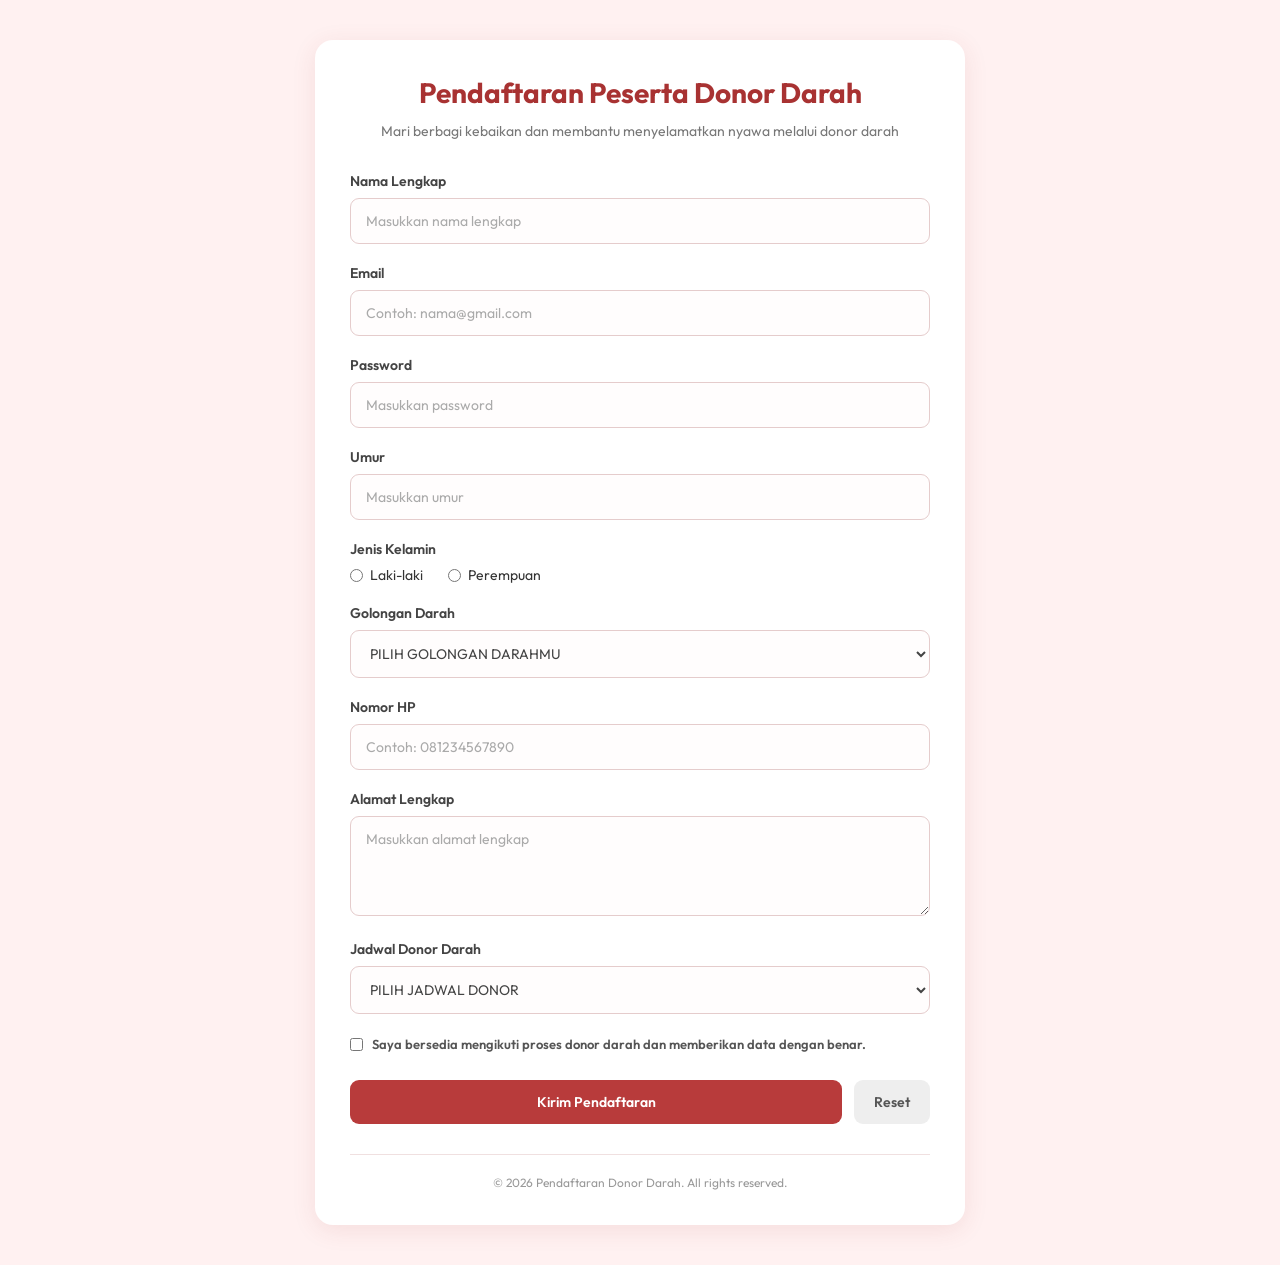
<file: docs/index.html>
<!DOCTYPE html>
<html lang="id">
<head>
    <meta charset="UTF-8" />
    <meta name="viewport" content="width=device-width, initial-scale=1.0" />
    <title>Pendaftaran Peserta Donor Darah</title>
    <link rel="stylesheet" href="style.css" />
    <link rel="preconnect" href="https://fonts.googleapis.com" />
    <link rel="preconnect" href="https://fonts.gstatic.com" crossorigin />
    <link href="https://fonts.googleapis.com/css2?family=Outfit:wght@100..900&display=swap" rel="stylesheet" />
</head>

<body>
    <div class="container">
        <header>
            <h1>Pendaftaran Peserta Donor Darah</h1>
            <p>
                Mari berbagi kebaikan dan membantu menyelamatkan nyawa melalui donor
                darah
            </p>
        </header>

        <form id="formDonor">
            <div class="form-group">
                <label for="nama">Nama Lengkap</label>
                <input type="text" id="nama" placeholder="Masukkan nama lengkap" required />
            </div>

            <div class="form-group">
                <label for="email">Email</label>
                <input type="email" id="email" placeholder="Contoh: nama@gmail.com" required />
            </div>

            <div class="form-group">
                <label for="password">Password</label>
                <input type="password" id="password" placeholder="Masukkan password" required />
            </div>

            <div class="form-group">
                <label for="umur">Umur</label>
                <input type="number" id="umur" min="17" placeholder="Masukkan umur" required />
            </div>

            <div class="form-group">
                <label>Jenis Kelamin</label>
                <div class="radio-group">
                    <label>
                        <input type="radio" name="jenis_kelamin" value="Laki-laki" required />
                        Laki-laki
                    </label>
                    <label>
                        <input type="radio" name="jenis_kelamin" value="Perempuan" />
                        Perempuan
                    </label>
                </div>
            </div>

            <div class="form-group">
                <label for="golongan">Golongan Darah</label>
                <select id="golongan" required>
                    <option value="">PILIH GOLONGAN DARAHMU</option>
                    <option value="A">A</option>
                    <option value="B">B</option>
                    <option value="AB">AB</option>
                    <option value="O">O</option>
                </select>
            </div>

            <div class="form-group">
                <label for="telepon">Nomor HP</label>
                <input type="text" id="telepon" placeholder="Contoh: 081234567890" required />
            </div>

            <div class="form-group">
                <label for="alamat">Alamat Lengkap</label>
                <textarea id="alamat" rows="4" placeholder="Masukkan alamat lengkap" required></textarea>
            </div>

            <div class="form-group">
                <label for="jadwal">Jadwal Donor Darah</label>
                <select id="jadwal" required>
                    <option value="">PILIH JADWAL DONOR</option>
                    <option value="Pagi (08.00 - 11.00)">Pagi (08.00 - 11.00)</option>
                    <option value="Siang (13.00 - 15.00)">Siang (13.00 - 15.00)</option>
                    <option value="Sore (15.00 - 17.00)">Sore (15.00 - 17.00)</option>
                </select>
            </div>

            <div class="form-group checkbox-group">
                <label>
                    <input type="checkbox" id="persetujuan" required />
                    Saya bersedia mengikuti proses donor darah dan memberikan data
                    dengan benar.
                </label>
            </div>

            <div class="button-group">
                <button type="submit" class="btn-kirim" id="btnKirim">
                    Kirim Pendaftaran
                </button>
                <button type="reset" class="btn-reset">Reset</button>
            </div>
        </form>

        <footer class="footer-copyright">
            &copy; 2026 Pendaftaran Donor Darah. All rights reserved.
        </footer>
    </div>

    <script>
        const form = document.getElementById("formDonor");
        const params = new URLSearchParams(window.location.search);
        const editId = params.get("edit");

        let dataPendonor = JSON.parse(localStorage.getItem("dataDonor")) || [];

        if (!Array.isArray(dataPendonor)) {
            dataPendonor = [dataPendonor];
        }

        // Jika halaman dibuka untuk mengedit data
        if (editId) {
            const dataLama = dataPendonor.find(item => item.id == editId);

            if (dataLama) {
                document.getElementById("nama").value = dataLama.nama;
                document.getElementById("email").value = dataLama.email;
                document.getElementById("umur").value = dataLama.umur;
                document.getElementById("golongan").value = dataLama.golongan;
                document.getElementById("telepon").value = dataLama.telepon;
                document.getElementById("alamat").value = dataLama.alamat;
                document.getElementById("jadwal").value = dataLama.jadwal;

                document.querySelector(
                    `input[name="jenis_kelamin"][value="${dataLama.jenisKelamin}"]`
                ).checked = true;

                document.getElementById("persetujuan").checked =
                    dataLama.persetujuan === "Disetujui";

                document.getElementById("password").required = false;
                document.getElementById("password").placeholder =
                    "Kosongkan jika tidak ingin mengubah password";

                document.getElementById("btnKirim").textContent = "Simpan Perubahan";
                document.querySelector("header h1").textContent =
                    "Ubah Data Pendonor";
            } else {
                alert("Data pendonor tidak ditemukan!");
                window.location.href = "data.html";
            }
        }

        form.addEventListener("submit", function (event) {
            event.preventDefault();

            const jenisKelamin = document.querySelector(
                'input[name="jenis_kelamin"]:checked'
            );

            const passwordInput = document.getElementById("password").value;

            const dataDonor = {
                id: editId ? Number(editId) : Date.now(),
                nama: document.getElementById("nama").value,
                email: document.getElementById("email").value,
                password: "••••••••",
                umur: document.getElementById("umur").value,
                jenisKelamin: jenisKelamin.value,
                golongan: document.getElementById("golongan").value,
                telepon: document.getElementById("telepon").value,
                alamat: document.getElementById("alamat").value,
                jadwal: document.getElementById("jadwal").value,
                persetujuan: "Disetujui"
            };

            if (editId) {
                const index = dataPendonor.findIndex(item => item.id == editId);

                if (index !== -1) {
                    dataPendonor[index] = dataDonor;
                    if (!passwordInput) {
                        dataDonor.password = dataPendonor[index].password;
                    }
                }
            } else {
                dataPendonor.push(dataDonor);
            }

            localStorage.setItem("dataDonor", JSON.stringify(dataPendonor));

            window.location.href = editId
                ? "data.html"
                : "output.html?id=" + dataDonor.id;
        });
    </script>
</body>
</html>
</file>
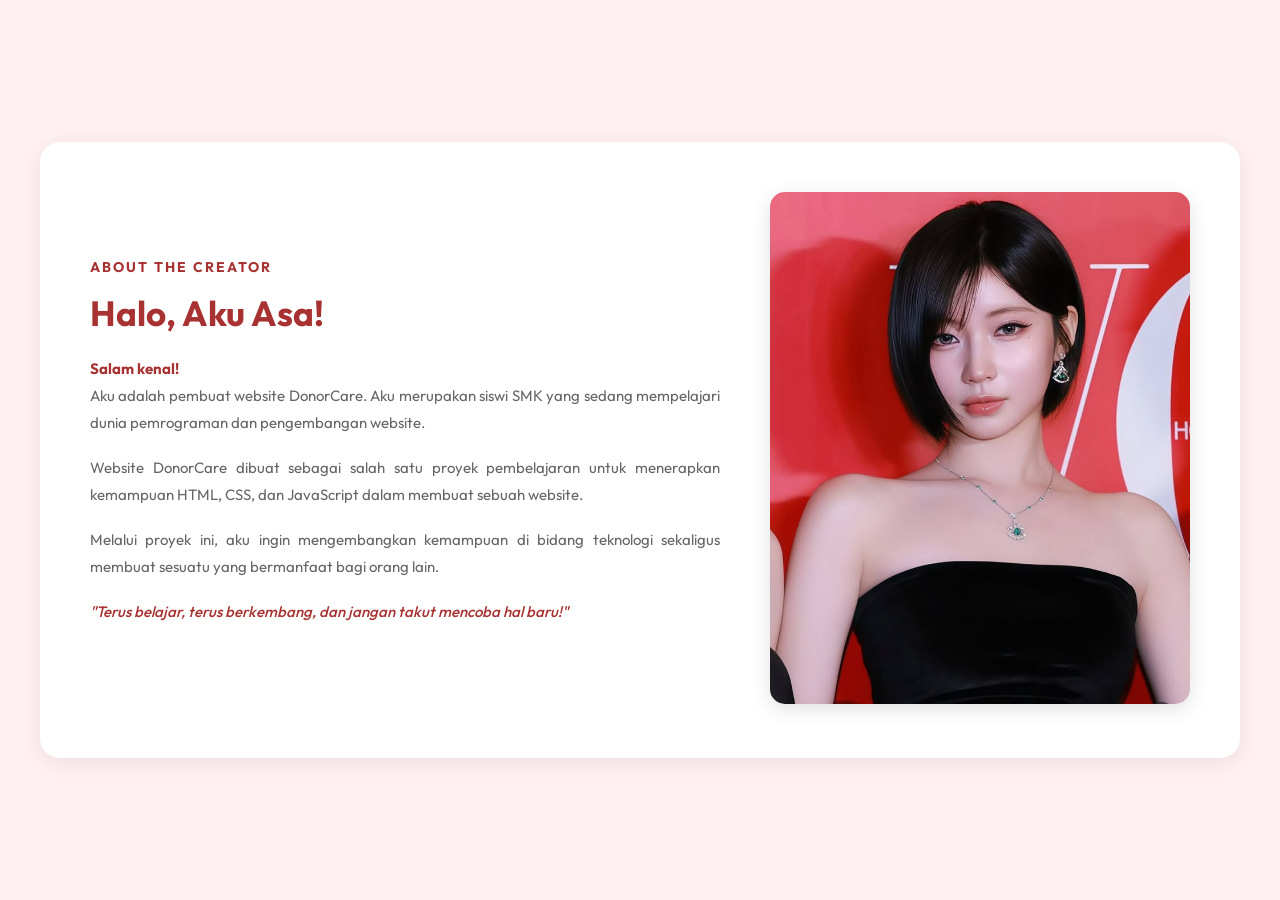
<file: docs/abtme.html>
<!DOCTYPE html>
<html lang="id">
<head>
    <meta charset="UTF-8">
    <meta name="viewport" content="width=device-width, initial-scale=1.0">
    <title>About Me - DonorCare</title>
    <link rel="stylesheet" href="abtstyle.css">
</head>
<body>
    <div class="about-container">
        <div class="about-content">
            <div class="subtitle">ABOUT THE CREATOR</div>
            <h1>Halo, Aku Asa!</h1>
            <p>
                <b>Salam kenal!</b><br>
                Aku adalah pembuat website DonorCare.
                Aku merupakan siswi SMK yang sedang mempelajari
                dunia pemrograman dan pengembangan website.
            </p>
            <p>
                Website DonorCare dibuat sebagai salah satu proyek
                pembelajaran untuk menerapkan kemampuan HTML, CSS,
                dan JavaScript dalam membuat sebuah website.
            </p>
            <p>
                Melalui proyek ini, aku ingin mengembangkan kemampuan
                di bidang teknologi sekaligus membuat sesuatu
                yang bermanfaat bagi orang lain.
            </p>
            <p class="closing">
                "Terus belajar, terus berkembang, dan jangan takut
                mencoba hal baru!"
            </p>
        </div>
        <div class="about-image">
            <img src="asa-profile.jpg" alt="Foto Profil Asa">
        </div>
    </div>
</body>
</html>
</file>
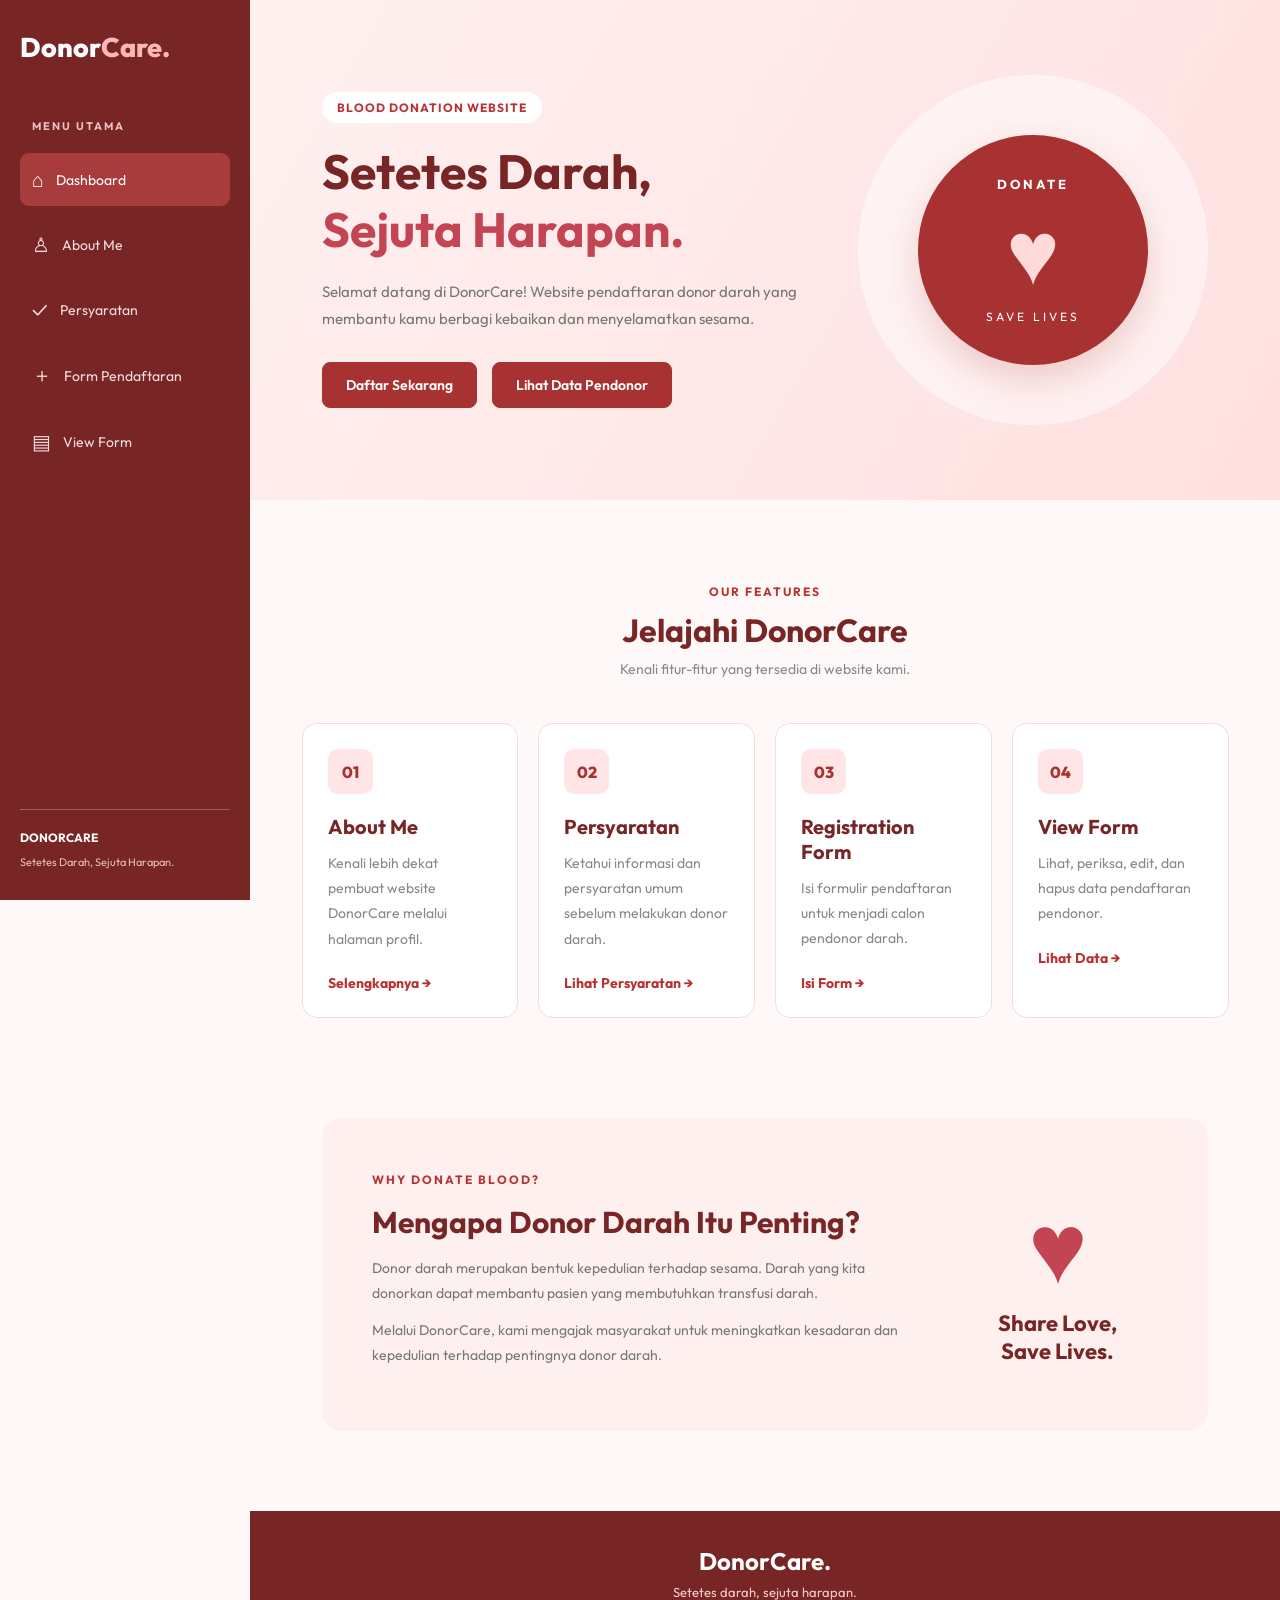
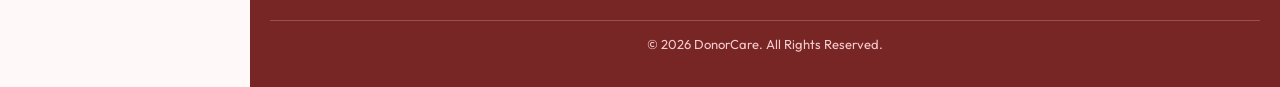
<file: docs/dashboard.html>
<!DOCTYPE html>
<html lang="id">
<head>
    <meta charset="UTF-8">
    <meta name="viewport" content="width=device-width, initial-scale=1.0">
    <title>DonorCare - Dashboard</title>
    <link rel="stylesheet" href="dashboard.css">
    <link rel="preconnect" href="https://fonts.googleapis.com">
    <link rel="preconnect" href="https://fonts.gstatic.com" crossorigin>
    <link href="https://fonts.googleapis.com/css2?family=Outfit:wght@100..900&display=swap" rel="stylesheet">
</head>

<body>

    <aside class="sidebar">

        <div class="logo">
            Donor<span>Care.</span>
        </div>

        <p class="menu-title">MENU UTAMA</p>

        <div class="sidebar-menu">

            <div>
                <a href="dashboard.html" class="active">
                    <span>⌂</span>
                    Dashboard
                </a>
            </div>

            <div>
                <a href="abtme.html">
                    <span>♙</span>
                    About Me
                </a>
            </div>

            <div>
                <a href="persyaratan.html">
                    <span>✓</span>
                    Persyaratan
                </a>
            </div>

            <div>
                <a href="index.html">
                    <span>＋</span>
                    Form Pendaftaran
                </a>
            </div>

            <div>
                <a href="data.html">
                    <span>▤</span>
                    View Form
                </a>
            </div>

        </div>

        <div class="sidebar-bottom">
            <p>DONORCARE</p>
            <small>Setetes Darah, Sejuta Harapan.</small>
        </div>

    </aside>


    <!-- MAIN CONTENT -->
    <main class="main-content">

        <!-- HERO SECTION -->
        <section class="hero">

            <div class="hero-content">

                <span class="tagline">
                    BLOOD DONATION WEBSITE
                </span>

                <h1>
                    Setetes Darah,<br>
                    <span>Sejuta Harapan.</span>
                </h1>

                <p>
                    Selamat datang di DonorCare!
                    Website pendaftaran donor darah yang membantu
                    kamu berbagi kebaikan dan menyelamatkan sesama.
                </p>

                <div class="hero-buttons">

                    <a href="index.html" class="btn-primary">
                        Daftar Sekarang
                    </a>

                    <a href="data.html" class="btn-secondary">
                        Lihat Data Pendonor
                    </a>

                </div>

            </div>

            <div class="hero-image">

                <div class="heart-circle">

                    <span>DONATE</span>

                    <div class="heart">♥</div>

                    <small>SAVE LIVES</small>

                </div>

            </div>

        </section>


        <!-- INFORMATION SECTION -->
        <section class="information">

            <div class="section-title">

                <span>OUR FEATURES</span>

                <h2>Jelajahi DonorCare</h2>

                <p>
                    Kenali fitur-fitur yang tersedia di website kami.
                </p>

            </div>


            <div class="feature-container">

                <!-- ABOUT ME -->
                <div class="feature-card">
                    <div class="feature-icon">01</div>
                    <h3>About Me</h3>
                    <p>
                        Kenali lebih dekat pembuat website
                        DonorCare melalui halaman profil.
                    </p>
                    <a href="abtme.html">
                        Selengkapnya →
                    </a>
                </div>


                <!-- PERSYARATAN -->
                <div class="feature-card">

                    <div class="feature-icon">02</div>

                    <h3>Persyaratan</h3>

                    <p>
                        Ketahui informasi dan persyaratan
                        umum sebelum melakukan donor darah.
                    </p>

                    <a href="persyaratan.html">
                        Lihat Persyaratan →
                    </a>

                </div>


                <!-- FORM -->
                <div class="feature-card">

                    <div class="feature-icon">03</div>

                    <h3>Registration Form</h3>

                    <p>
                        Isi formulir pendaftaran untuk
                        menjadi calon pendonor darah.
                    </p>

                    <a href="index.html">
                        Isi Form →
                    </a>

                </div>


                <!-- VIEW FORM -->
                <div class="feature-card">

                    <div class="feature-icon">04</div>

                    <h3>View Form</h3>

                    <p>
                        Lihat, periksa, edit, dan hapus
                        data pendaftaran pendonor.
                    </p>

                    <a href="data.html">
                        Lihat Data →
                    </a>

                </div>

            </div>

        </section>


        <!-- ABOUT DONATION -->
        <section class="about-donor">

            <div class="about-content">

                <span>WHY DONATE BLOOD?</span>

                <h2>Mengapa Donor Darah Itu Penting?</h2>

                <p>
                    Donor darah merupakan bentuk kepedulian terhadap
                    sesama. Darah yang kita donorkan dapat membantu
                    pasien yang membutuhkan transfusi darah.
                </p>

                <p>
                    Melalui DonorCare, kami mengajak masyarakat
                    untuk meningkatkan kesadaran dan kepedulian
                    terhadap pentingnya donor darah.
                </p>

            </div>

            <div class="about-decoration">

                <div class="big-heart">♥</div>

                <h3>
                    Share Love,<br>
                    Save Lives.
                </h3>

            </div>

        </section>


        <!-- FOOTER -->
        <footer>

            <h3>DonorCare.</h3>

            <p>
                Setetes darah, sejuta harapan.
            </p>

            <p class="copyright">
                © 2026 DonorCare. All Rights Reserved.
            </p>

        </footer>

    </main>

</body>
</html>
</file>
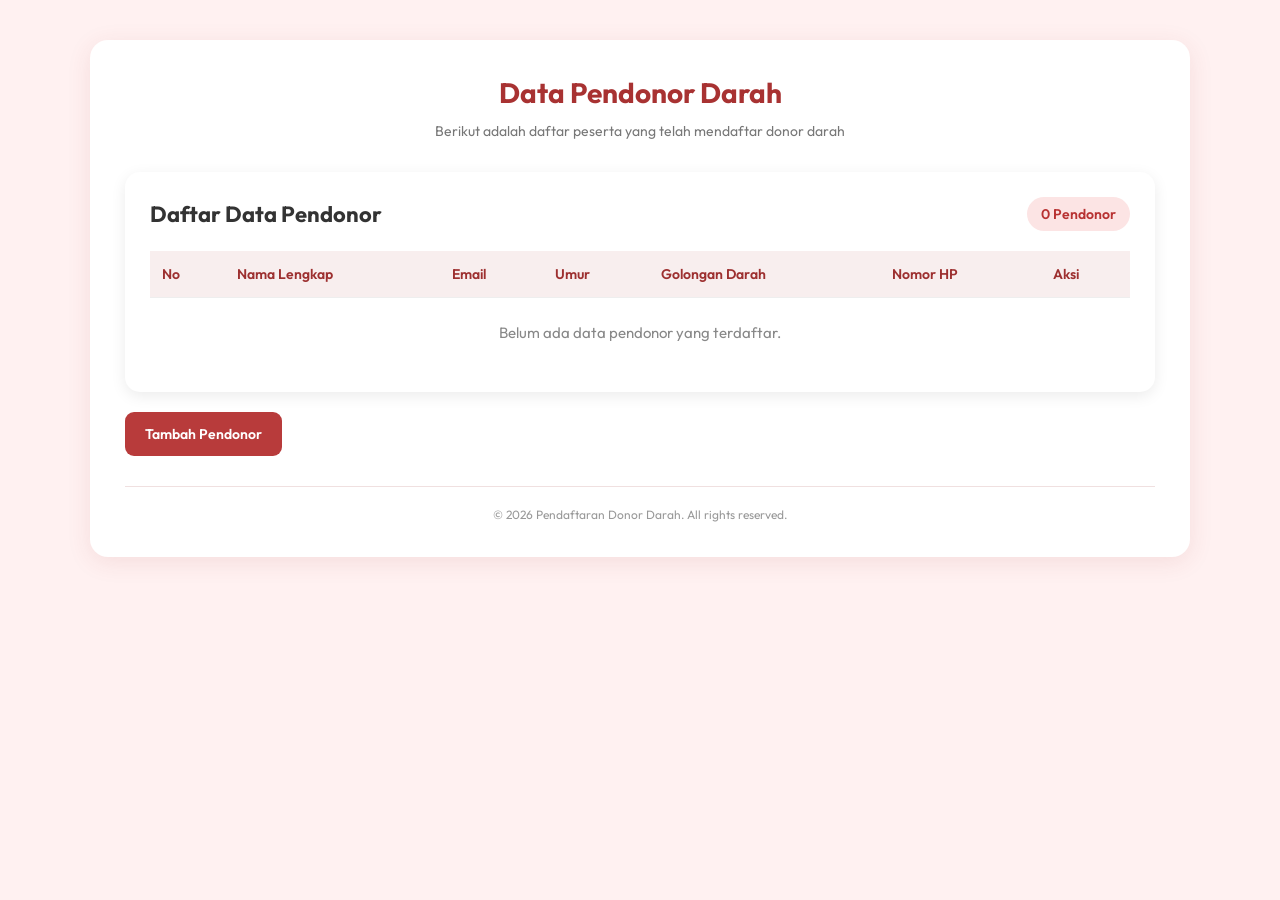
<file: docs/data.html>
<!DOCTYPE html>
<html lang="id">
<head>
    <meta charset="UTF-8" />
    <meta name="viewport" content="width=device-width, initial-scale=1.0" />
    <title>Data Pendonor - Donor Darah</title>

    <link rel="stylesheet" href="style.css" />

    <link rel="preconnect" href="https://fonts.googleapis.com" />
    <link rel="preconnect" href="https://fonts.gstatic.com" crossorigin />
    <link href="https://fonts.googleapis.com/css2?family=Outfit:wght@100..900&display=swap" rel="stylesheet" />
</head>

<body>

    <div class="container container-data">

        <header>
            <h1>Data Pendonor Darah</h1>
            <p>Berikut adalah daftar peserta yang telah mendaftar donor darah</p>
        </header>

        <div class="tabel-container">

            <div class="judul-tabel">
                <h2>Daftar Data Pendonor</h2>
                <span id="jumlahData">0 Pendonor</span>
            </div>

            <div class="table-responsive">
                <table class="tabel-donor">

                    <thead>
                        <tr>
                            <th>No</th>
                            <th>Nama Lengkap</th>
                            <th>Email</th>
                            <th>Umur</th>
                            <th>Golongan Darah</th>
                            <th>Nomor HP</th>
                            <th>Aksi</th>
                        </tr>
                    </thead>

                    <tbody id="tabelData"></tbody>

                </table>
            </div>

            <p id="dataKosong" class="data-kosong" style="display: none;">
                Belum ada data pendonor yang terdaftar.
            </p>

        </div>

        <div class="button-group">
            <button type="button" class="btn-kembali" onclick="tambahData()">
                Tambah Pendonor
            </button>
        </div>

        <footer class="footer-copyright">
            &copy; 2026 Pendaftaran Donor Darah. All rights reserved.
        </footer>

    </div>

    <script>
        // MENGAMBIL DATA DARI LOCAL STORAGE
        let dataPendonor = JSON.parse(localStorage.getItem("dataDonor")) || [];

        // MENGUBAH DATA LAMA MENJADI ARRAY
        if (!Array.isArray(dataPendonor)) {
            dataPendonor = [dataPendonor];
        }

        // MEMBERIKAN ID PADA DATA YANG BELUM MEMILIKI ID
        dataPendonor.forEach(item => {
            if (!item.id) {
                item.id = Date.now() + Math.random();
            }
        });

        localStorage.setItem(
            "dataDonor",
            JSON.stringify(dataPendonor)
        );

        const tabelData = document.getElementById("tabelData");
        const dataKosong = document.getElementById("dataKosong");
        const jumlahData = document.getElementById("jumlahData");


        // READ: MENAMPILKAN DATA PENDONOR
        function tampilkanData() {
            tabelData.innerHTML = "";
            jumlahData.textContent = dataPendonor.length + " Pendonor";
            if (dataPendonor.length === 0) {
                dataKosong.style.display = "block";
                return;
            }

            dataKosong.style.display = "none";
            dataPendonor.forEach((data, index) => {
                const baris = document.createElement("tr");
                const kolom = [
                    index + 1,
                    data.nama,
                    data.email,
                    data.umur + " tahun",
                    data.golongan,
                    data.telepon
                ];

                kolom.forEach(nilai => {
                    const td = document.createElement("td");
                    td.textContent = nilai;
                    baris.appendChild(td);

                });


                // MEMBUAT TOMBOL AKSI
                const aksi = document.createElement("td");
                aksi.className = "aksi-data";


                // TOMBOL VIEW
                const tombolView = document.createElement("button");
                tombolView.textContent = "View";
                tombolView.className = "btn-view";
                tombolView.onclick = function () {
                    lihatData(data.id);
                };


                // TOMBOL EDIT
                const tombolEdit = document.createElement("button");
                tombolEdit.textContent = "Edit";
                tombolEdit.className = "btn-edit";
                tombolEdit.onclick = function () {
                    editData(data.id);
                };


                // TOMBOL DELETE
                const tombolDelete = document.createElement("button");
                tombolDelete.textContent = "Delete";
                tombolDelete.className = "btn-delete";
                tombolDelete.onclick = function () {
                    hapusData(data.id);
                };


                aksi.append(
                    tombolView,
                    tombolEdit,
                    tombolDelete
                );

                baris.appendChild(aksi);
                tabelData.appendChild(baris);
            });

        }


        // VIEW: MELIHAT DETAIL DATA
        function lihatData(id) {
            window.location.href = "output.html?id=" + id;
        }


        // UPDATE: MENGUBAH DATA
        function editData(id) {
            window.location.href = "index.html?edit=" + id;
        }


        // DELETE: MENGHAPUS DATA
        function hapusData(id) {
            const konfirmasi = confirm(
                "Apakah kamu yakin ingin menghapus data pendonor ini?"
            );

            if (konfirmasi) {
                dataPendonor = dataPendonor.filter(
                    item => item.id != id
                );

                localStorage.setItem(
                    "dataDonor",
                    JSON.stringify(dataPendonor)
                );

                tampilkanData();
                alert("Data pendonor berhasil dihapus!");
            }
        }
        function tambahData() {
            window.location.href = "index.html";
        }
        tampilkanData();
    </script>
</body>
</html>
</file>
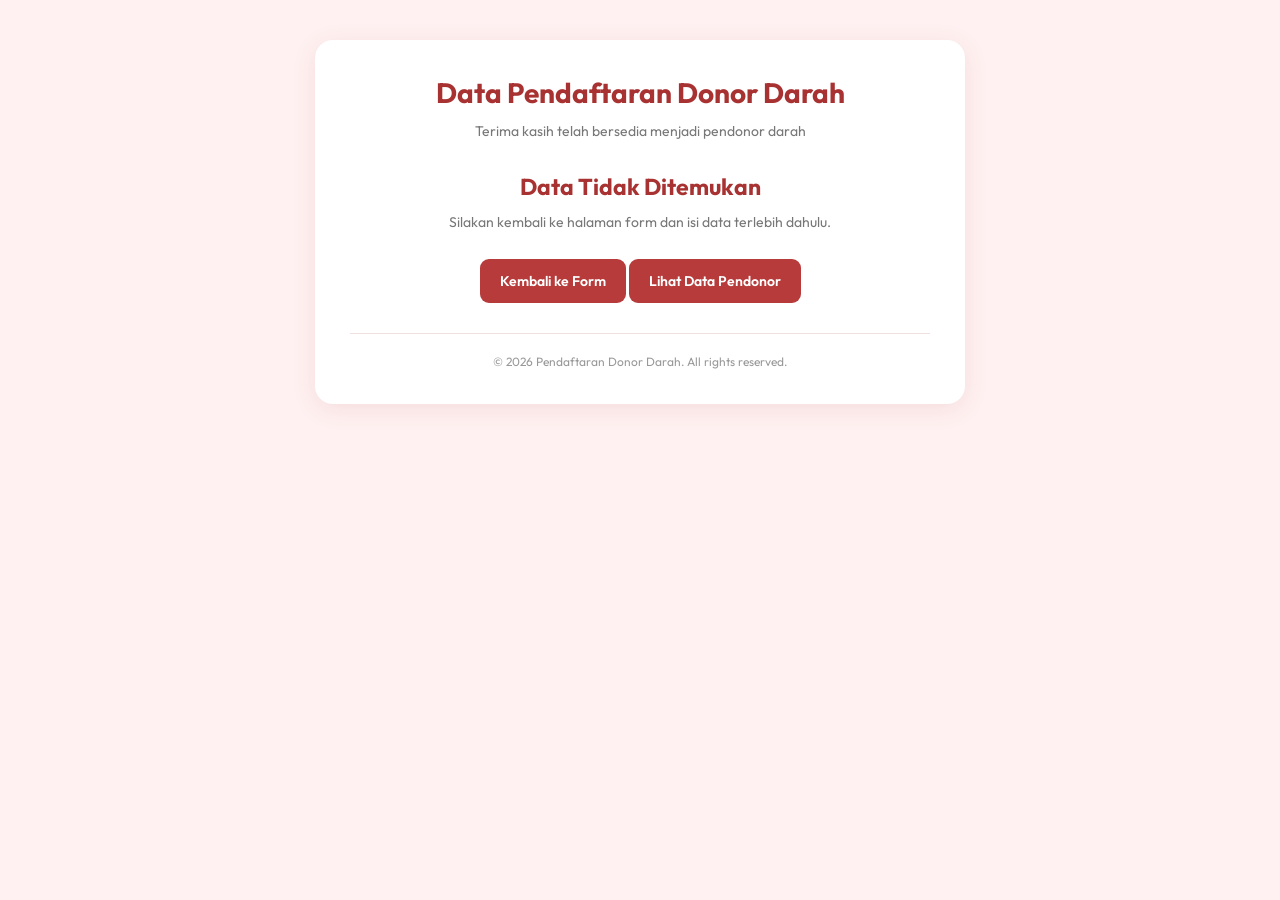
<file: docs/output.html>
<!DOCTYPE html>
<html lang="id">
<head>
    <meta charset="UTF-8" />
    <meta name="viewport" content="width=device-width, initial-scale=1.0" />
    <title>Data Pendaftaran Donor Darah</title>
    <link rel="stylesheet" href="style.css" />
    <link rel="preconnect" href="https://fonts.googleapis.com" />
    <link rel="preconnect" href="https://fonts.gstatic.com" crossorigin />
    <link href="https://fonts.googleapis.com/css2?family=Outfit:wght@100..900&display=swap" rel="stylesheet" />
</head>

<body>
    <div class="container">
        <header>
            <h1>Data Pendaftaran Donor Darah</h1>
            <p>Terima kasih telah bersedia menjadi pendonor darah</p>
        </header>

        <div class="success">
            <img src="makasi.jpg" alt="Gambar Terima Kasih" />

            <h2>Data Anda Sudah Dikirim</h2>

            <p class="pesan-kecil">
                Berikut adalah data pendaftaran donor darah yang telah Anda masukkan.
            </p>

            <div class="data-tersimpan">
                <div class="data-item">
                    <span>Nama Lengkap</span>
                    <strong id="outputNama"></strong>
                </div>

                <div class="data-item">
                    <span>Email</span>
                    <strong id="outputEmail"></strong>
                </div>

                <div class="data-item">
                    <span>Password</span>
                    <strong id="outputPassword"></strong>
                </div>

                <div class="data-item">
                    <span>Umur</span>
                    <strong id="outputUmur"></strong>
                </div>

                <div class="data-item">
                    <span>Jenis Kelamin</span>
                    <strong id="outputJenisKelamin"></strong>
                </div>

                <div class="data-item">
                    <span>Golongan Darah</span>
                    <strong id="outputGolongan"></strong>
                </div>

                <div class="data-item">
                    <span>Nomor HP</span>
                    <strong id="outputTelepon"></strong>
                </div>

                <div class="data-item">
                    <span>Alamat Lengkap</span>
                    <strong id="outputAlamat"></strong>
                </div>

                <div class="data-item">
                    <span>Jadwal Donor</span>
                    <strong id="outputJadwal"></strong>
                </div>

                <div class="data-item">
                    <span>Persetujuan</span>
                    <strong id="outputPersetujuan"></strong>
                </div>
            </div>

            <div class="button-group">
                <button type="button" class="btn-kembali" onclick="kembaliKeForm()">
                    Kembali ke Form
                </button>

                <button type="button" class="btn-kembali" onclick="lihatSemuaData()">
                    Lihat Data Pendonor
                </button>
            </div>
        </div>

        <footer class="footer-copyright">
            &copy; 2026 Pendaftaran Donor Darah. All rights reserved.
        </footer>
    </div>

    <script>
        const params = new URLSearchParams(window.location.search);
        const id = params.get("id");

        let dataPendonor = JSON.parse(localStorage.getItem("dataDonor")) || [];

        if (!Array.isArray(dataPendonor)) {
            dataPendonor = [dataPendonor];
        }

        const data = dataPendonor.find(item => item.id == id);

        if (data) {
            document.getElementById("outputNama").textContent = data.nama;
            document.getElementById("outputEmail").textContent = data.email;
            document.getElementById("outputPassword").textContent = data.password;
            document.getElementById("outputUmur").textContent = data.umur + " tahun";
            document.getElementById("outputJenisKelamin").textContent = data.jenisKelamin;
            document.getElementById("outputGolongan").textContent = data.golongan;
            document.getElementById("outputTelepon").textContent = data.telepon;
            document.getElementById("outputAlamat").textContent = data.alamat;
            document.getElementById("outputJadwal").textContent = data.jadwal;
            document.getElementById("outputPersetujuan").textContent = data.persetujuan;
        } else {
            document.querySelector(".success").innerHTML = `
                <h2>Data Tidak Ditemukan</h2>
                <p class="pesan-kecil">
                    Silakan kembali ke halaman form dan isi data terlebih dahulu.
                </p>
                <button type="button" class="btn-kembali" onclick="kembaliKeForm()">
                    Kembali ke Form
                </button>
                <button type="button" class="btn-kembali" onclick="lihatSemuaData()">
                    Lihat Data Pendonor
                </button>
            `;
        }

        function kembaliKeForm() {
            window.location.href = "index.html";
        }

        function lihatSemuaData() {
            window.location.href = "data.html";
        }
    </script>
</body>
</html>
</file>
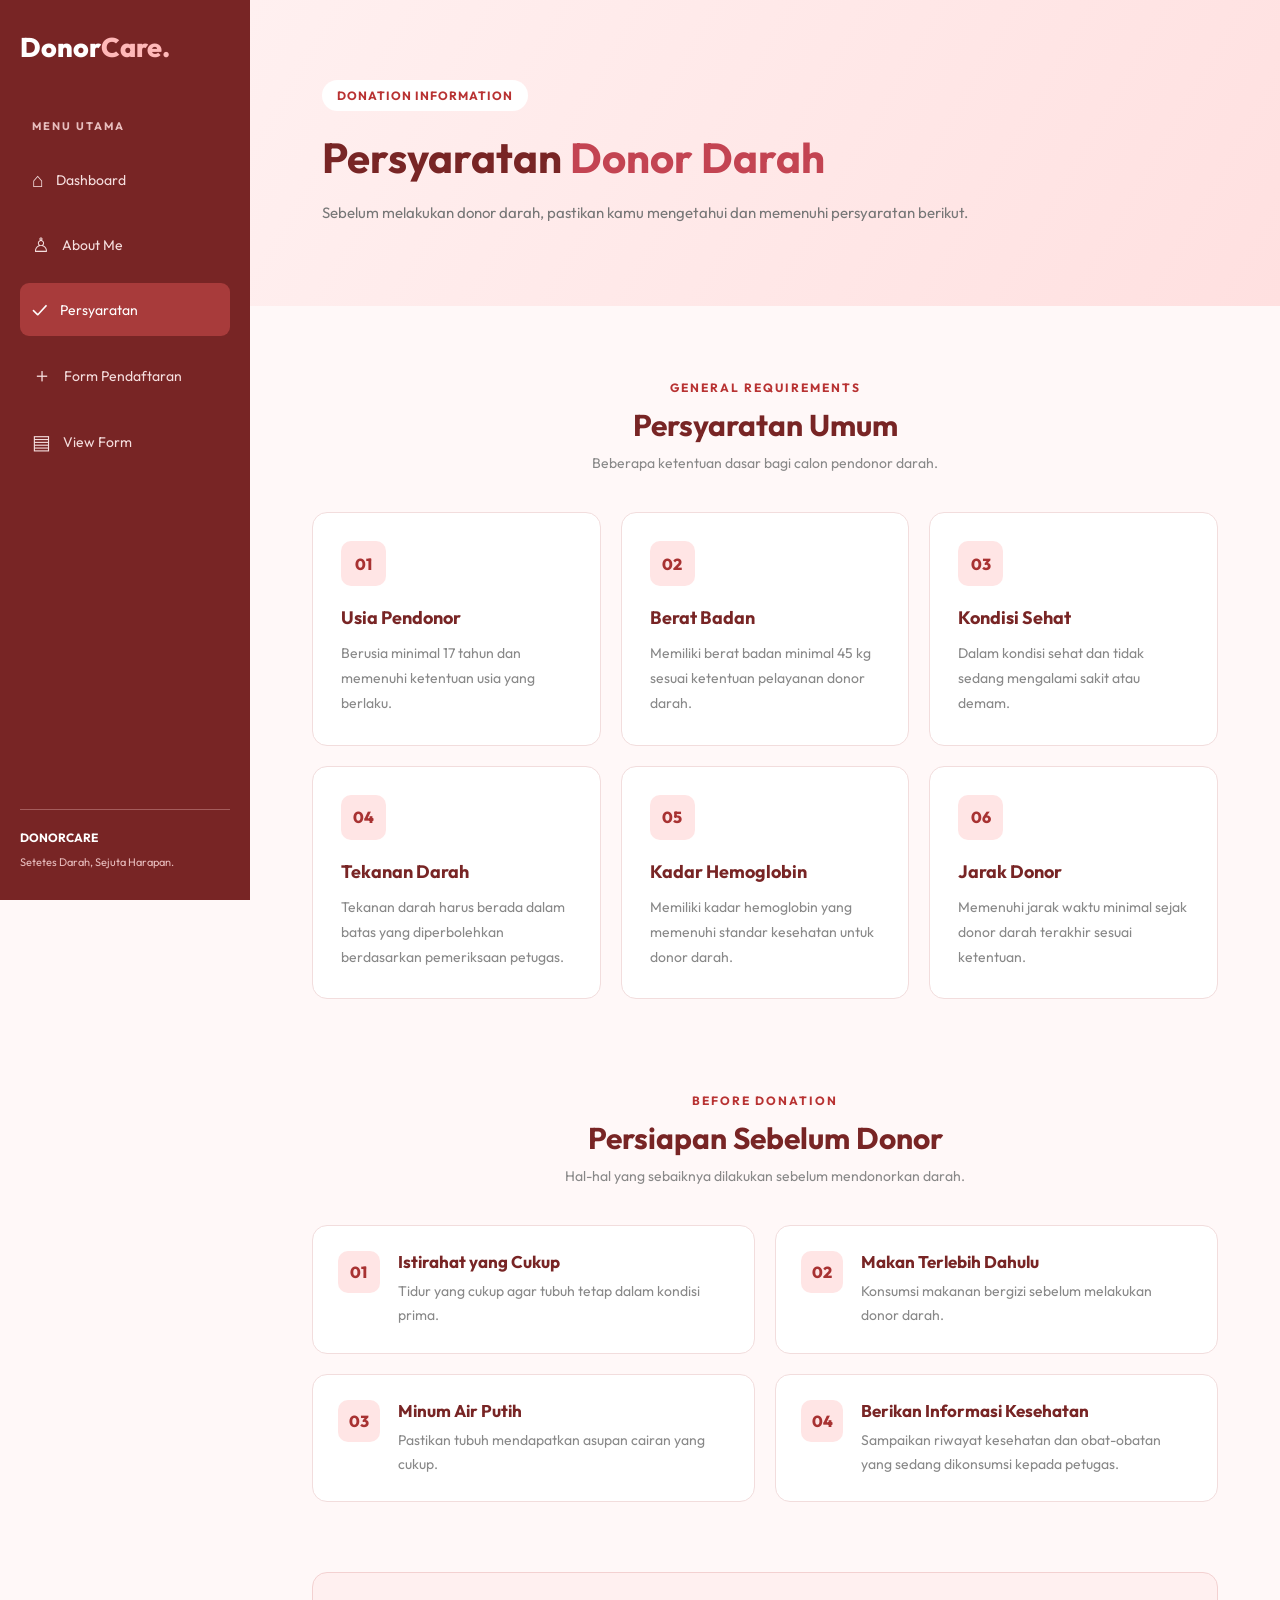
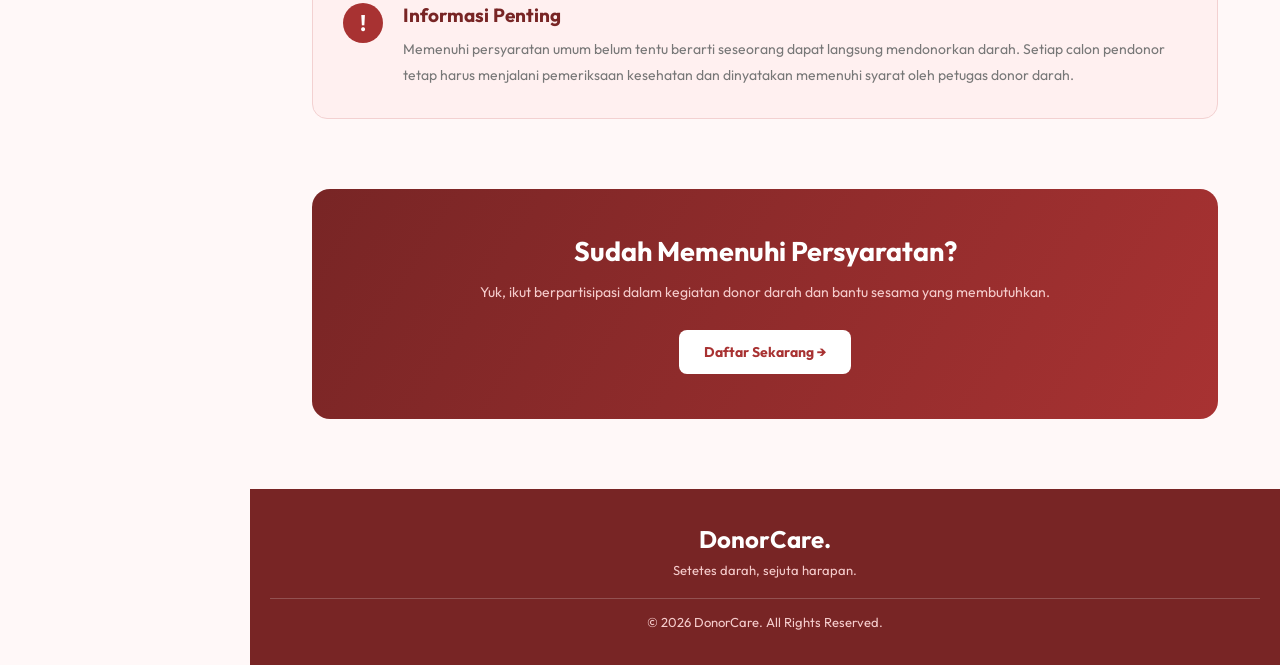
<file: docs/persyaratan.html>
<!DOCTYPE html>
<html lang="id">
<head>
    <meta charset="UTF-8">
    <meta name="viewport" content="width=device-width, initial-scale=1.0">
    <title>Persyaratan - DonorCare</title>
    <link rel="stylesheet" href="persyaratan.css">
    <link rel="preconnect" href="https://fonts.googleapis.com">
    <link rel="preconnect" href="https://fonts.gstatic.com" crossorigin>
    <link href="https://fonts.googleapis.com/css2?family=Outfit:wght@100..900&display=swap" rel="stylesheet">
</head>
<body>
    <aside class="sidebar">
        <div class="logo">
            Donor<span>Care.</span>
        </div>
        <p class="menu-title">MENU UTAMA</p>
        <div class="sidebar-menu">
            <div>
                <a href="dashboard.html">
                    <span>⌂</span>
                    Dashboard
                </a>
            </div>
            <div>
                <a href="abtme.html">
                    <span>♙</span>
                    About Me
                </a>
            </div>
            <div>
                <a href="persyaratan.html" class="active">
                    <span>✓</span>
                    Persyaratan
                </a>
            </div>

            <div>
                <a href="index.html">
                    <span>＋</span>
                    Form Pendaftaran
                </a>
            </div>

            <div>
                <a href="data.html">
                    <span>▤</span>
                    View Form
                </a>
            </div>

        </div>

        <div class="sidebar-bottom">
            <p>DONORCARE</p>
            <small>Setetes Darah, Sejuta Harapan.</small>
        </div>

    </aside>


    <!-- MAIN CONTENT -->
    <main class="main-content">

        <!-- HEADER -->
        <section class="page-header">

            <span class="tagline">DONATION INFORMATION</span>

            <h1>Persyaratan <span>Donor Darah</span></h1>

            <p>
                Sebelum melakukan donor darah, pastikan kamu
                mengetahui dan memenuhi persyaratan berikut.
            </p>

        </section>


        <!-- REQUIREMENTS -->
        <section class="requirements">

            <div class="section-title">
                <span>GENERAL REQUIREMENTS</span>
                <h2>Persyaratan Umum</h2>
                <p>Beberapa ketentuan dasar bagi calon pendonor darah.</p>
            </div>

            <div class="requirement-container">

                <div class="requirement-card">
                    <div class="requirement-icon">01</div>
                    <h3>Usia Pendonor</h3>
                    <p>
                        Berusia minimal 17 tahun dan memenuhi
                        ketentuan usia yang berlaku.
                    </p>
                </div>

                <div class="requirement-card">
                    <div class="requirement-icon">02</div>
                    <h3>Berat Badan</h3>
                    <p>
                        Memiliki berat badan minimal 45 kg
                        sesuai ketentuan pelayanan donor darah.
                    </p>
                </div>

                <div class="requirement-card">
                    <div class="requirement-icon">03</div>
                    <h3>Kondisi Sehat</h3>
                    <p>
                        Dalam kondisi sehat dan tidak sedang
                        mengalami sakit atau demam.
                    </p>
                </div>

                <div class="requirement-card">
                    <div class="requirement-icon">04</div>
                    <h3>Tekanan Darah</h3>
                    <p>
                        Tekanan darah harus berada dalam batas
                        yang diperbolehkan berdasarkan pemeriksaan petugas.
                    </p>
                </div>

                <div class="requirement-card">
                    <div class="requirement-icon">05</div>
                    <h3>Kadar Hemoglobin</h3>
                    <p>
                        Memiliki kadar hemoglobin yang memenuhi
                        standar kesehatan untuk donor darah.
                    </p>
                </div>

                <div class="requirement-card">
                    <div class="requirement-icon">06</div>
                    <h3>Jarak Donor</h3>
                    <p>
                        Memenuhi jarak waktu minimal sejak
                        donor darah terakhir sesuai ketentuan.
                    </p>
                </div>

            </div>

        </section>


        <!-- PREPARATION -->
        <section class="preparation">

            <div class="section-title">
                <span>BEFORE DONATION</span>
                <h2>Persiapan Sebelum Donor</h2>
                <p>Hal-hal yang sebaiknya dilakukan sebelum mendonorkan darah.</p>
            </div>

            <div class="preparation-container">

                <div class="preparation-card">
                    <div class="preparation-icon">01</div>
                    <div>
                        <h3>Istirahat yang Cukup</h3>
                        <p>
                            Tidur yang cukup agar tubuh tetap
                            dalam kondisi prima.
                        </p>
                    </div>
                </div>

                <div class="preparation-card">
                    <div class="preparation-icon">02</div>
                    <div>
                        <h3>Makan Terlebih Dahulu</h3>
                        <p>
                            Konsumsi makanan bergizi sebelum
                            melakukan donor darah.
                        </p>
                    </div>
                </div>

                <div class="preparation-card">
                    <div class="preparation-icon">03</div>
                    <div>
                        <h3>Minum Air Putih</h3>
                        <p>
                            Pastikan tubuh mendapatkan
                            asupan cairan yang cukup.
                        </p>
                    </div>
                </div>

                <div class="preparation-card">
                    <div class="preparation-icon">04</div>
                    <div>
                        <h3>Berikan Informasi Kesehatan</h3>
                        <p>
                            Sampaikan riwayat kesehatan dan
                            obat-obatan yang sedang dikonsumsi
                            kepada petugas.
                        </p>
                    </div>
                </div>

            </div>

        </section>


        <!-- IMPORTANT NOTE -->
        <section class="important-note">

            <div class="note-icon">!</div>

            <div class="note-content">
                <h3>Informasi Penting</h3>

                <p>
                    Memenuhi persyaratan umum belum tentu berarti
                    seseorang dapat langsung mendonorkan darah.
                    Setiap calon pendonor tetap harus menjalani
                    pemeriksaan kesehatan dan dinyatakan memenuhi
                    syarat oleh petugas donor darah.
                </p>
            </div>

        </section>


        <!-- BUTTON -->
        <section class="registration">

            <h2>Sudah Memenuhi Persyaratan?</h2>

            <p>
                Yuk, ikut berpartisipasi dalam kegiatan donor darah
                dan bantu sesama yang membutuhkan.
            </p>

            <a href="index.html" class="btn-register">
                Daftar Sekarang →
            </a>

        </section>


        <!-- FOOTER -->
        <footer>

            <h3>DonorCare.</h3>

            <p>Setetes darah, sejuta harapan.</p>

            <p class="copyright">
                &copy; 2026 DonorCare. All Rights Reserved.
            </p>

        </footer>

    </main>

</body>
</html>
</file>
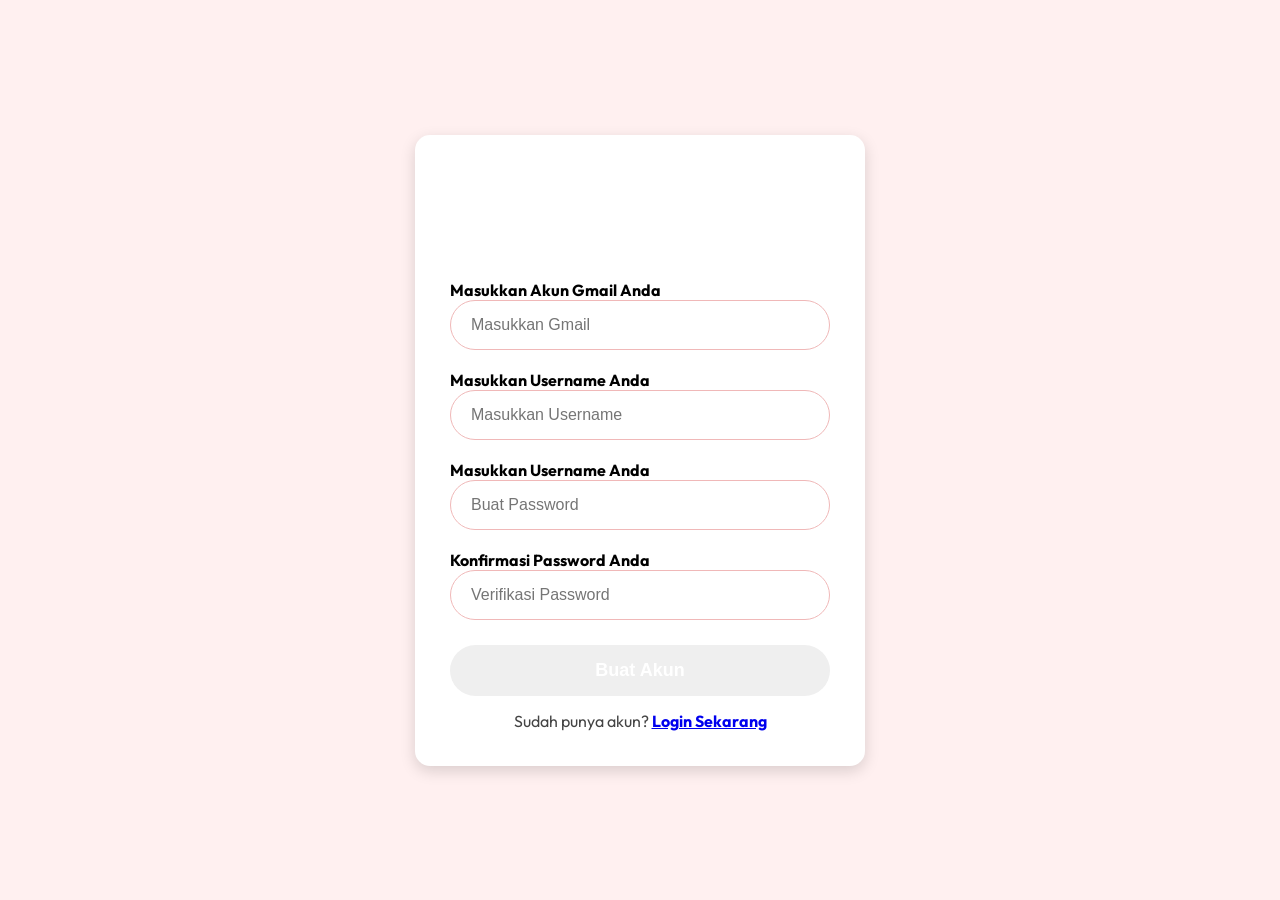
<file: web lama/daftarsekarang.html>
<!DOCTYPE html>
<html lang="en">
<head>
    <meta charset="UTF-8">
    <meta name="viewport" content="width=device-width, initial-scale=1.0">
    <title>daftar</title>
    <link rel="stylesheet" href="styleformlogin.css" />
    <link rel="preconnect" href="https://fonts.googleapis.com" />
    <link rel="preconnect" href="https://fonts.gstatic.com" crossorigin />
    <link
    href="https://fonts.googleapis.com/css2?family=Outfit:wght@100..900&display=swap"
    rel="stylesheet"
    />
</head>
<body>
    
    <div class="login-box">
    <div class="header">
        <h1>Buat Akun Dulu</h1>
    </div>
    <div class="form">
        <form action="../DONOR DARAH 3 FILE/index.html" method="get" onsubmit="return verifikasiPassword();">
            <h4>Masukkan Akun Gmail Anda</h4>
            <input type="email" placeholder="Masukkan Gmail" required />
            <h4>Masukkan Username Anda</h4>
            <input type="text" placeholder="Masukkan Username" required />
            <h4>Masukkan Username Anda</h4>
            <input type="password" id="password" placeholder="Buat Password" required/>
            <h4>Konfirmasi Password Anda</h4>
            <input type="password" id="konfirmasi" placeholder="Verifikasi Password" required/>
        <small id="pesanError"></small>
        <button type="submit">Buat Akun</button>
        <p>
            Sudah punya akun?
            <a href="formlogin.html">Login Sekarang</a>
        </p>
        </form>
    </div>
    </div>
    <script>
    function verifikasiPassword() {
        let password = document.getElementById("password").value;
        let konfirmasi = document.getElementById("konfirmasi").value;
        let pesanError = document.getElementById("pesanError");
        if (password == konfirmasi) {
        pesanError.textContent = "";
        return true;
        } else {
        pesanError.textContent = "Password harus sama!";
        return false;
        }
    }
    </script>
</body>
</html>
</file>
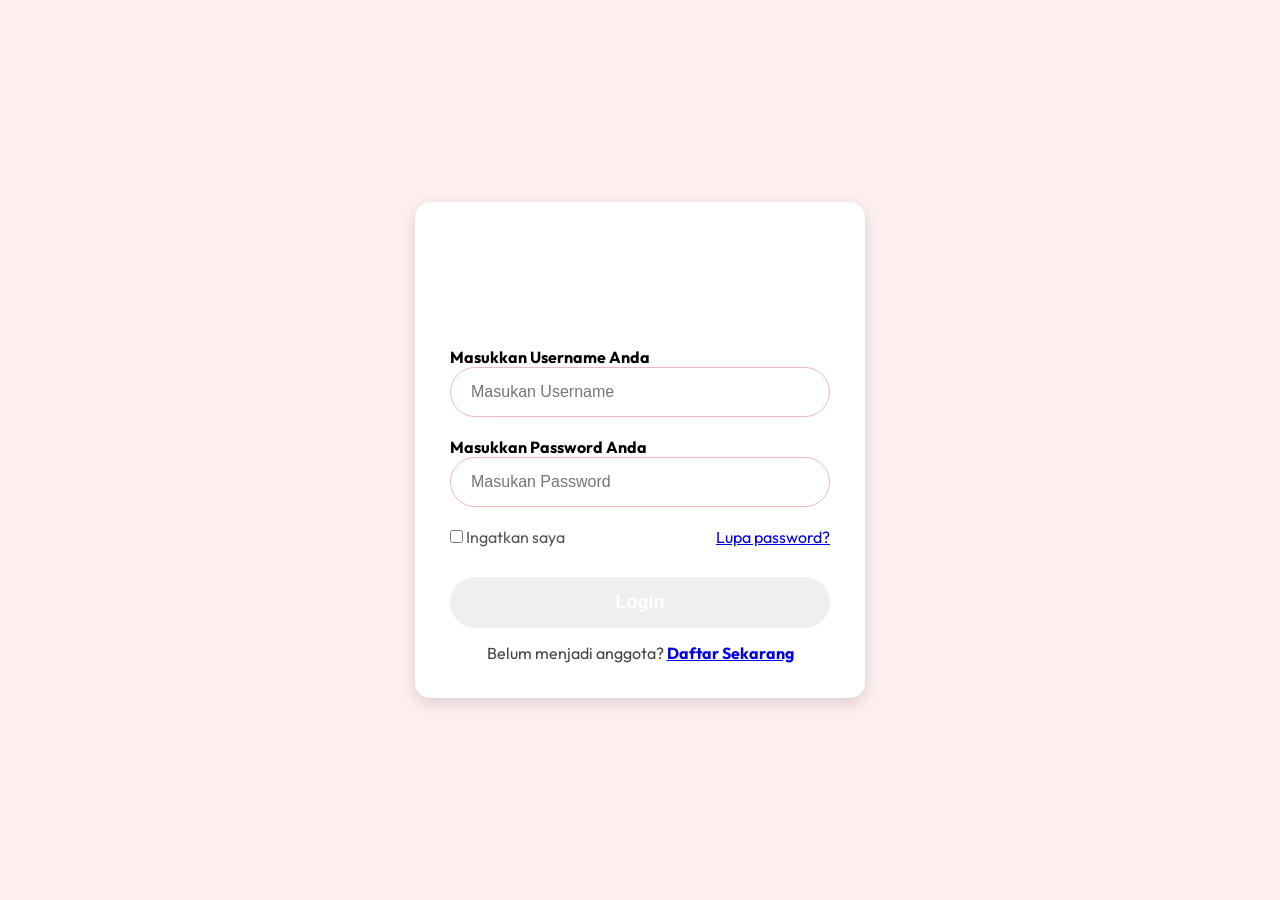
<file: web lama/formlogin.html>
<!DOCTYPE html>
<html lang="id">

<head>
    <meta charset="UTF-8">
    <meta name="viewport" content="width=device-width, initial-scale=1.0">
    <title>Form Login</title>
    <link rel="stylesheet" href="styleformlogin.css">
    <link rel="preconnect" href="https://fonts.googleapis.com">
    <link rel="preconnect" href="https://fonts.gstatic.com" crossorigin>
    <link href="https://fonts.googleapis.com/css2?family=Outfit:wght@100..900&display=swap" rel="stylesheet">

</head>

<body>
    <div class="login-box">
        <div class="header">
            <h1>Login Dulu Yukk!!</h1>
        </div>
        <div class="form">
            <form action="../DONOR DARAH 3 FILE/index.html" method="get">
                <h4>Masukkan Username Anda</h4>
                <input type="text" placeholder="Masukan Username" required>
                <h4>Masukkan Password Anda</h4>
                <input type="password" placeholder="Masukan Password" required>
                <div class="remember">
                    <label>
                        <input type="checkbox" required>
                        Ingatkan saya
                    </label>
                    <a href="lupapw.html">Lupa password?</a>
                </div>
                <button type="submit">Login</button>
                <p>
                    Belum menjadi anggota?
                    <a href="daftarsekarang.html">Daftar Sekarang</a>
                </p>
        </div>
    </div>
</body>

</html>
</file>
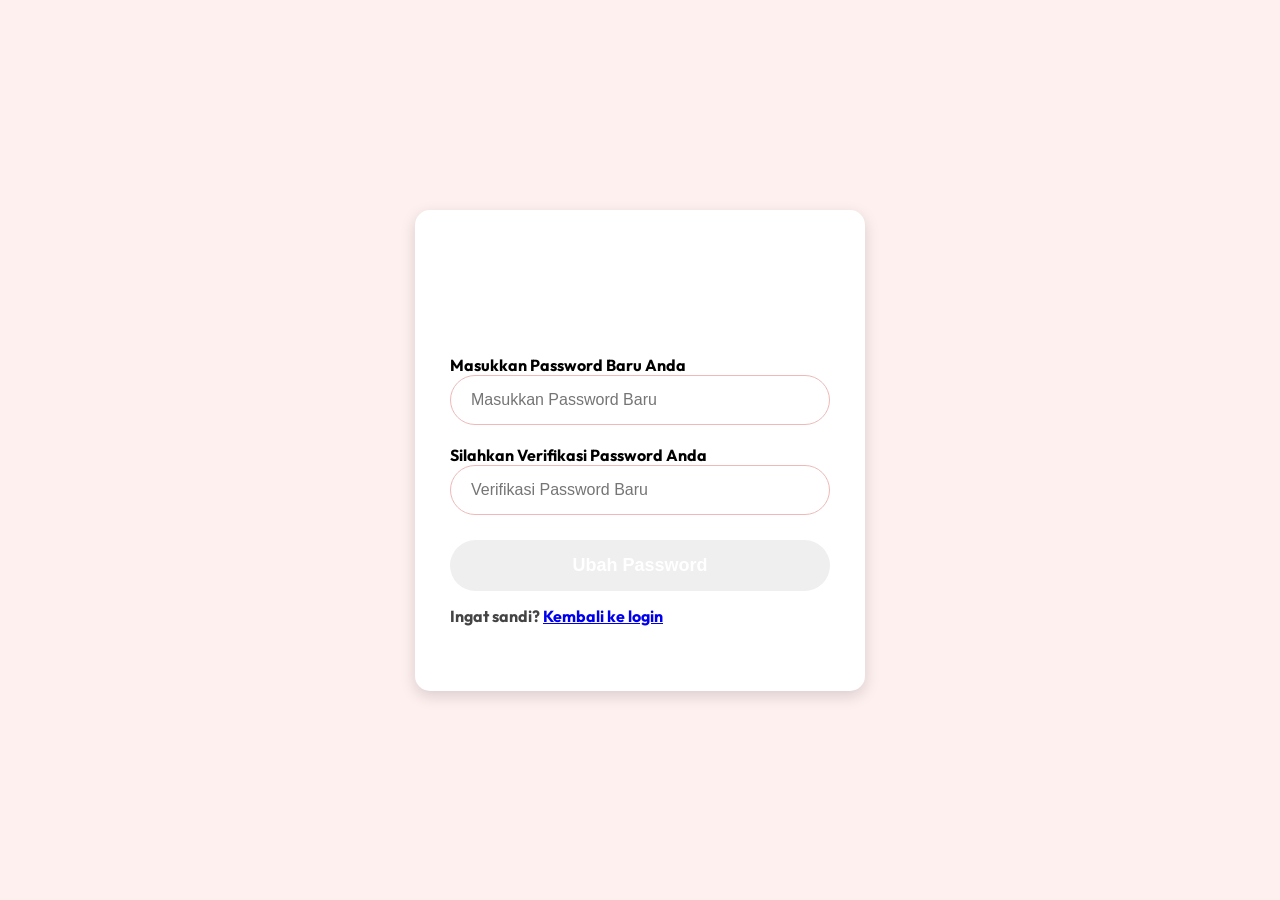
<file: web lama/lupapw.html>
<!doctype html>
<html lang="id">
  <head>
    <meta charset="UTF-8" />
    <meta name="viewport" content="width=device-width, initial-scale=1.0" />
    <title>Lupa Password</title>
    <link rel="stylesheet" href="styleformlogin.css" />
    <link rel="preconnect" href="https://fonts.googleapis.com" />
    <link rel="preconnect" href="https://fonts.gstatic.com" crossorigin />
    <link
      href="https://fonts.googleapis.com/css2?family=Outfit:wght@100..900&display=swap"
      rel="stylesheet"
    />
    <link
      href="https://unpkg.com/boxicons@2.1.4/css/boxicons.min.css"
      rel="stylesheet"
    />
  </head>

  <body>
    <div class="login-box">
      <div class="header">
        <h1>Buat Password Baru</h1>
      </div>
      <div class="form">
        <form action="loginform.html" method="get" onsubmit="return verifikasiPassword();">
          <h4>Masukkan Password Baru Anda</h4>
          <input type="password" id="inputPw" placeholder="Masukkan Password Baru" required/>
          <h4>Silahkan Verifikasi Password Anda</h4>
          <input type="password" id="verifikasiPw" placeholder="Verifikasi Password Baru"required/>
          <small id="pesanError"></small>
          <button type="submit">Ubah Password</button>
          <div class="remember">
            <p>
              <strong>Ingat sandi? </strong>
              <a href="formlogin.html">Kembali ke login</a>
            </p>
          </div>
        </form>
      </div>
    </div>
    <script>
      function verifikasiPassword() {
        let password = document.getElementById("inputPw").value;
        let konfirmasi = document.getElementById("verifikasiPw").value;
        let pesanError = document.getElementById("pesanError");

        if (password == konfirmasi) {
          pesanError.textContent = "";
          return true;
        } else {
          pesanError.textContent = "Password harus sama!";
          return false;
        }
      }
    </script>
  </body>
</html>
</file>
<file: docs/style.css>
@import url('https://fonts.googleapis.com/css2?family=Outfit:wght@100..900&display=swap');

* {
    margin: 0;
    padding: 0;
    box-sizing: border-box;
    font-family: "Outfit", sans-serif;
}

body {
    min-height: 100vh;
    background: #fff1f1;
    padding: 40px 20px;
    color: #333;
}

.container {
    max-width: 650px;
    margin: auto;
    padding: 35px;
    background: white;
    border-radius: 18px;
    box-shadow: 0 5px 25px rgba(160, 45, 45, 0.10);
}

header {
    text-align: center;
    margin-bottom: 30px;
}

header h1 {
    color: #a83232;
    font-size: 28px;
    margin-bottom: 10px;
}

header p {
    color: #777;
    font-size: 14px;
    line-height: 1.6;
}

.form-group {
    margin-bottom: 20px;
}

.form-group > label {
    display: block;
    margin-bottom: 8px;
    font-size: 14px;
    font-weight: 600;
    color: #444;
}

.form-group input:not([type="radio"]):not([type="checkbox"]),
.form-group select,
.form-group textarea {
    width: 100%;
    padding: 13px 15px;
    border: 1px solid #e5cccc;
    border-radius: 9px;
    outline: none;
    font-size: 14px;
    color: #444;
    background: #fffdfd;
    transition: 0.3s;
}

.form-group input:focus,
.form-group select:focus,
.form-group textarea:focus {
    border-color: #c34b4b;
    box-shadow: 0 0 5px rgba(195, 75, 75, 0.15);
}

.form-group textarea {
    resize: vertical;
}

.form-group input::placeholder,
.form-group textarea::placeholder {
    color: #aaa;
}

.radio-group {
    display: flex;
    gap: 25px;
    align-items: center;
}

.radio-group label {
    display: flex;
    align-items: center;
    gap: 7px;
    font-size: 14px;
    cursor: pointer;
}

.radio-group input,
.checkbox-group input {
    accent-color: #b83b3b;
}

.checkbox-group label {
    display: flex;
    align-items: flex-start;
    gap: 9px;
    font-size: 13px;
    line-height: 1.6;
    color: #555;
    cursor: pointer;
}

.checkbox-group input {
    margin-top: 4px;
}

.button-group {
    display: flex;
    gap: 12px;
    margin-top: 25px;
}

.button-group button,
.btn-kembali {
    padding: 13px 20px;
    border: none;
    border-radius: 9px;
    font-size: 14px;
    font-weight: 600;
    cursor: pointer;
    transition: 0.3s;
}

.btn-kirim,
.btn-kembali {
    background: #b83b3b;
    color: white;
}

.btn-kirim:hover,
.btn-kembali:hover {
    background: #982b2b;
}

.btn-kirim {
    flex: 1;
}

.btn-reset {
    background: #eee;
    color: #555;
}

.btn-reset:hover {
    background: #ddd;
}

.success {
    text-align: center;
}

.success img {
    width: 180px;
    max-width: 100%;
    height: auto;
    object-fit: contain;
    margin-bottom: 20px;
}

.success h2 {
    color: #a83232;
    font-size: 23px;
    margin-bottom: 10px;
}

.pesan-kecil {
    color: #777;
    font-size: 14px;
    line-height: 1.6;
    margin-bottom: 25px;
}

.data-tersimpan {
    background: #fff8f8;
    border: 1px solid #f1dddd;
    border-radius: 12px;
    padding: 20px;
    text-align: left;
    margin-bottom: 25px;
}

.data-item {
    display: flex;
    justify-content: space-between;
    align-items: flex-start;
    gap: 15px;
    padding: 12px 0;
    border-bottom: 1px solid #f0dddd;
}

.data-item:last-child {
    border: none;
}

.data-item span {
    color: #888;
    font-size: 13px;
    min-width: 110px;
}

.data-item strong {
    color: #444;
    font-size: 13px;
    text-align: right;
    overflow-wrap: anywhere;
}

.success .button-group {
    justify-content: center;
}

.success .button-group button {
    flex: 1;
}

.footer-copyright {
    text-align: center;
    color: #999;
    font-size: 12px;
    margin-top: 30px;
    padding-top: 20px;
    border-top: 1px solid #f0e0e0;
}

/* HALAMAN DATA */

.container-data {
    max-width: 1100px;
}

.tabel-container {
    width: 100%;
    margin-top: 30px;
    padding: 25px;
    background: white;
    border-radius: 15px;
    box-shadow: 0 4px 15px rgba(0, 0, 0, 0.08);
}

.judul-tabel {
    display: flex;
    justify-content: space-between;
    align-items: center;
    gap: 10px;
    margin-bottom: 20px;
}

.judul-tabel h2 {
    font-size: 22px;
}

#jumlahData {
    background: #fce4e4;
    color: #b83232;
    padding: 8px 14px;
    border-radius: 20px;
    font-size: 14px;
    font-weight: 600;
}

.table-responsive {
    width: 100%;
    overflow-x: auto;
}

.tabel-donor {
    width: 100%;
    border-collapse: collapse;
    text-align: left;
}

.tabel-donor th,
.tabel-donor td {
    padding: 14px 12px;
    border-bottom: 1px solid #eee;
    font-size: 14px;
    white-space: nowrap;
}

.tabel-donor th {
    background: #f8eeee;
    color: #9d3030;
    font-weight: 600;
}

.tabel-donor tbody tr:hover {
    background: #fff8f8;
}

.aksi-data {
    display: flex;
    align-items: center;
    gap: 6px;
}

.aksi-data button {
    border: none;
    padding: 8px 12px;
    border-radius: 6px;
    cursor: pointer;
    font-family: inherit;
    font-size: 12px;
    font-weight: 600;
    transition: 0.2s;
}

.btn-view {
    background: #e3f0ff;
    color: #1764a5;
}

.btn-edit {
    background: #e2f5e8;
    color: #218344;
}

.btn-delete {
    background: #ffe4e4;
    color: #c62828;
}

.aksi-data button:hover {
    opacity: 0.75;
    transform: translateY(-1px);
}

.data-kosong {
    text-align: center;
    padding: 25px;
    color: #888;
    font-size: 15px;
}

.container-data > .button-group {
    margin-top: 20px;
}

/* RESPONSIVE */

@media (max-width: 600px) {
    body {
        padding: 20px 12px;
    }

    .container {
        padding: 22px 18px;
    }

    header h1 {
        font-size: 23px;
    }

    .button-group,
    .success .button-group {
        flex-direction: column;
    }

    .data-item {
        flex-direction: column;
        gap: 5px;
    }

    .data-item strong {
        text-align: left;
    }

    .tabel-container {
        padding: 15px;
    }

    .judul-tabel h2 {
        font-size: 18px;
    }

    .tabel-donor th,
    .tabel-donor td {
        padding: 10px;
    }
}
</file>
<file: docs/abtstyle.css>
@import url('https://fonts.googleapis.com/css2?family=Outfit:wght@300;400;500;600;700&display=swap');

* {
    margin: 0;
    padding: 0;
    box-sizing: border-box;
    font-family: 'Outfit', sans-serif;
}

body {
    min-height: 100vh;
    background: #fff1f1;
    display: flex;
    justify-content: center;
    align-items: center;
    padding: 40px;
    color: #333;
}

.about-container {
    width: 100%;
    max-width: 1200px;
    display: grid;
    grid-template-columns: 1.2fr 0.8fr;
    gap: 50px;
    align-items: center;
    background: white;
    padding: 50px;
    border-radius: 20px;
    box-shadow: 0 5px 25px rgba(0, 0, 0, 0.08);
}

.subtitle {
    color: #a83232;
    font-size: 14px;
    font-weight: 700;
    letter-spacing: 2px;
    margin-bottom: 15px;
}

.about-content h1 {
    font-size: 35px;
    color: #a83232;
    margin-bottom: 20px;
}

.about-content p {
    font-size: 15px;
    line-height: 1.8;
    color: #666;
    margin-bottom: 18px;
    text-align: justify;
}

.about-content b {
    color: #a83232;
}

.closing {
    font-style: italic;
    color: #a83232 !important;
    font-weight: 500;
}

.about-image img {
    width: 100%;
    max-height: 520px;
    object-fit: cover;
    border-radius: 15px;
    box-shadow: 0 5px 20px rgba(0, 0, 0, 0.12);
}

@media (max-width: 768px) {
    body {
        padding: 20px;
    }

    .about-container {
        grid-template-columns: 1fr;
        padding: 25px;
        gap: 30px;
    }

    .about-content h1 {
        font-size: 28px;
    }

    .about-image {
        order: -1;
    }
}
</file>
<file: docs/dashboard.css>
@import url('https://fonts.googleapis.com/css2?family=Outfit:wght@100..900&display=swap');

* {
    margin: 0;
    padding: 0;
    box-sizing: border-box;
    font-family: "Outfit", sans-serif;
}

html {
    scroll-behavior: smooth;
}

body {
    background: #fff8f8;
    color: #333;
}

/* SIDEBAR */

.sidebar {
    width: 250px;
    height: 100vh;
    position: fixed;
    top: 0;
    left: 0;
    z-index: 100;
    padding: 30px 20px;
    display: flex;
    flex-direction: column;
    background: #782525;
}

.logo {
    color: white;
    font-size: 27px;
    font-weight: 800;
    margin-bottom: 55px;
}

.logo span {
    color: #ffb8b8;
}

.menu-title {
    color: #e8bebe;
    font-size: 11px;
    font-weight: 700;
    letter-spacing: 2px;
    margin-bottom: 20px;
    padding-left: 12px;
}

.sidebar-menu div {
    margin-bottom: 12px;
}

.sidebar-menu a {
    display: flex;
    align-items: center;
    gap: 12px;
    padding: 14px 12px;
    border-radius: 9px;
    text-decoration: none;
    color: #f5dede;
    font-size: 14px;
    transition: 0.3s;
}

.sidebar-menu a span {
    font-size: 20px;
}

.sidebar-menu a:hover,
.sidebar-menu a.active {
    background: #a83b3b;
    color: white;
}

.sidebar-bottom {
    margin-top: auto;
    padding-top: 20px;
    border-top: 1px solid #a45c5c;
    color: white;
}

.sidebar-bottom p {
    font-size: 12px;
    font-weight: 700;
    margin-bottom: 5px;
}

.sidebar-bottom small {
    font-size: 11px;
    color: #e8bebe;
}

/* MAIN CONTENT */

.main-content {
    margin-left: 250px;
    min-height: 100vh;
}

/* HERO */

.hero {
    min-height: 500px;
    padding: 70px 7%;
    display: flex;
    align-items: center;
    justify-content: space-between;
    gap: 40px;
    background: linear-gradient(120deg, #fff0f0, #ffe0e0);
}

.hero-content {
    max-width: 550px;
}

.tagline {
    display: inline-block;
    padding: 8px 15px;
    margin-bottom: 20px;
    border-radius: 20px;
    background: white;
    color: #b83232;
    font-size: 12px;
    font-weight: 700;
    letter-spacing: 1px;
}

.hero h1 {
    color: #782525;
    font-size: 48px;
    line-height: 1.2;
    margin-bottom: 20px;
}

.hero h1 span {
    color: #c34452;
}

.hero-content p {
    color: #777;
    font-size: 15px;
    line-height: 1.8;
    margin-bottom: 30px;
}

/* HERO BUTTON */

.hero-buttons {
    display: flex;
    gap: 15px;
}

.btn-primary,
.btn-secondary {
    display: inline-block;
    padding: 13px 23px;
    border-radius: 8px;
    text-decoration: none;
    font-size: 14px;
    font-weight: 600;
    background: #a83232;
    color: white;
    border: 1px solid #a83232;
    transition: 0.3s;
}

.btn-primary:hover,
.btn-secondary:hover {
    background: #812323;
    border-color: #812323;
    color: white;
    transform: translateY(-3px);
}

/* HERO IMAGE */

.hero-image {
    width: 350px;
    height: 350px;
    flex-shrink: 0;
    display: flex;
    justify-content: center;
    align-items: center;
    border-radius: 50%;
    background: rgba(255, 255, 255, 0.5);
}

.heart-circle {
    width: 230px;
    height: 230px;
    display: flex;
    flex-direction: column;
    justify-content: center;
    align-items: center;
    border-radius: 50%;
    background: #a83232;
    color: white;
    box-shadow: 0 15px 35px rgba(168, 50, 50, 0.2);
}

.heart-circle span,
.heart-circle small {
    letter-spacing: 3px;
}

.heart-circle span {
    font-size: 13px;
    font-weight: 700;
}

.heart {
    color: #ffdada;
    font-size: 90px;
    line-height: 1.3;
}

.heart-circle small {
    font-size: 12px;
}

/* INFORMATION */

.information {
    padding: 80px 5%;
}

.section-title {
    text-align: center;
    margin-bottom: 45px;
}

.section-title span,
.about-content span {
    color: #b83232;
    font-size: 12px;
    font-weight: 700;
    letter-spacing: 2px;
}

.section-title h2 {
    color: #782525;
    font-size: 32px;
    margin: 10px 0;
}

.section-title p {
    color: #888;
    font-size: 14px;
}

/* FEATURE CARD */

.feature-container {
    display: grid;
    grid-template-columns: repeat(4, 1fr);
    gap: 20px;
}

.feature-card {
    padding: 25px;
    background: white;
    border: 1px solid #f2dddd;
    border-radius: 15px;
    transition: 0.3s;
}

.feature-card:hover {
    transform: translateY(-7px);
    box-shadow: 0 10px 25px rgba(168, 50, 50, 0.08);
}

.feature-icon {
    width: 45px;
    height: 45px;
    display: flex;
    justify-content: center;
    align-items: center;
    margin-bottom: 20px;
    border-radius: 10px;
    background: #ffe5e5;
    color: #a83232;
    font-weight: 800;
}

.feature-card h3 {
    color: #782525;
    font-size: 20px;
    margin-bottom: 12px;
}

.feature-card p {
    color: #888;
    font-size: 14px;
    line-height: 1.8;
    margin-bottom: 20px;
}

.feature-card a {
    color: #b83232;
    text-decoration: none;
    font-size: 14px;
    font-weight: 700;
}

.feature-card a:hover {
    color: #782525;
}

/* ABOUT DONOR */

.about-donor {
    display: flex;
    align-items: center;
    justify-content: space-between;
    gap: 40px;
    margin: 20px 7% 80px;
    padding: 50px;
    border-radius: 20px;
    background: #fff0f0;
}

.about-content {
    max-width: 600px;
}

.about-content h2 {
    color: #782525;
    font-size: 30px;
    margin: 15px 0;
}

.about-content p {
    color: #777;
    font-size: 14px;
    line-height: 1.8;
    margin-bottom: 12px;
}

.about-decoration {
    min-width: 200px;
    text-align: center;
}

.big-heart {
    color: #c34452;
    font-size: 100px;
}

.about-decoration h3 {
    color: #782525;
    font-size: 22px;
}

/* FOOTER */

footer {
    padding: 35px 20px;
    background: #782525;
    color: white;
    text-align: center;
}

footer h3 {
    font-size: 24px;
    margin-bottom: 8px;
}

footer p {
    color: #f5cccc;
    font-size: 13px;
}

footer .copyright {
    margin-top: 20px;
    padding-top: 15px;
    border-top: 1px solid rgba(255, 255, 255, 0.2);
}

/* RESPONSIVE */

@media (max-width: 1100px) {
    .feature-container {
        grid-template-columns: repeat(2, 1fr);
    }
}

@media (max-width: 1000px) {
    .hero,
    .about-donor {
        flex-direction: column;
        text-align: center;
    }

    .hero-buttons {
        justify-content: center;
    }
}

@media (max-width: 600px) {
    .sidebar {
        width: 180px;
        padding: 25px 12px;
    }

    .main-content {
        margin-left: 180px;
    }

    .sidebar .logo {
        font-size: 21px;
    }

    .sidebar-menu a {
        font-size: 12px;
        gap: 7px;
        padding: 12px 8px;
    }

    .hero {
        padding: 40px 20px;
    }

    .hero h1 {
        font-size: 30px;
    }

    .hero-image {
        width: 220px;
        height: 220px;
    }

    .heart-circle {
        width: 160px;
        height: 160px;
    }

    .heart {
        font-size: 65px;
    }

    .information {
        padding: 50px 20px;
    }

    .feature-container {
        grid-template-columns: 1fr;
    }

    .about-donor {
        margin: 20px;
        padding: 30px 20px;
    }
}
</file>
<file: docs/persyaratan.css>
@import url('https://fonts.googleapis.com/css2?family=Outfit:wght@100..900&display=swap');

* {
    margin: 0;
    padding: 0;
    box-sizing: border-box;
    font-family: "Outfit", sans-serif;
}

html {
    scroll-behavior: smooth;
}

body {
    background: #fff8f8;
    color: #333;
}

/* SIDEBAR */

.sidebar {
    width: 250px;
    height: 100vh;
    position: fixed;
    top: 0;
    left: 0;
    z-index: 100;
    padding: 30px 20px;
    display: flex;
    flex-direction: column;
    background: #782525;
}

.logo {
    color: white;
    font-size: 27px;
    font-weight: 800;
    margin-bottom: 55px;
}

.logo span {
    color: #ffb8b8;
}

.menu-title {
    color: #e8bebe;
    font-size: 11px;
    font-weight: 700;
    letter-spacing: 2px;
    margin-bottom: 20px;
    padding-left: 12px;
}

.sidebar-menu div {
    margin-bottom: 12px;
}

.sidebar-menu a {
    display: flex;
    align-items: center;
    gap: 12px;
    padding: 14px 12px;
    border-radius: 9px;
    text-decoration: none;
    color: #f5dede;
    font-size: 14px;
    transition: 0.3s;
}

.sidebar-menu a span {
    font-size: 20px;
}

.sidebar-menu a:hover,
.sidebar-menu a.active {
    background: #a83b3b;
    color: white;
}

.sidebar-bottom {
    margin-top: auto;
    padding-top: 20px;
    border-top: 1px solid #a45c5c;
    color: white;
}

.sidebar-bottom p {
    font-size: 12px;
    font-weight: 700;
    margin-bottom: 5px;
}

.sidebar-bottom small {
    font-size: 11px;
    color: #e8bebe;
}

/* MAIN CONTENT */

.main-content {
    margin-left: 250px;
    min-height: 100vh;
}

/* PAGE HEADER */

.page-header {
    padding: 80px 7%;
    background: linear-gradient(120deg, #fff0f0, #ffe0e0);
}

.tagline {
    display: inline-block;
    padding: 8px 15px;
    margin-bottom: 20px;
    border-radius: 20px;
    background: white;
    color: #b83232;
    font-size: 12px;
    font-weight: 700;
    letter-spacing: 1px;
}

.page-header h1 {
    color: #782525;
    font-size: 42px;
    margin-bottom: 15px;
}

.page-header h1 span {
    color: #c34452;
}

.page-header p {
    color: #777;
    font-size: 15px;
    line-height: 1.8;
}

/* SECTION TITLE */

.section-title {
    text-align: center;
    margin-bottom: 40px;
}

.section-title span {
    color: #b83232;
    font-size: 12px;
    font-weight: 700;
    letter-spacing: 2px;
}

.section-title h2 {
    color: #782525;
    font-size: 30px;
    margin: 10px 0;
}

.section-title p {
    color: #888;
    font-size: 14px;
}

/* REQUIREMENTS */

.requirements {
    padding: 70px 6%;
}

.requirement-container {
    display: grid;
    grid-template-columns: repeat(3, 1fr);
    gap: 20px;
}

.requirement-card {
    padding: 28px;
    background: white;
    border: 1px solid #f2dddd;
    border-radius: 15px;
    transition: 0.3s;
}

.requirement-card:hover {
    transform: translateY(-5px);
    box-shadow: 0 10px 25px rgba(168, 50, 50, 0.08);
}

.requirement-icon {
    width: 45px;
    height: 45px;
    display: flex;
    justify-content: center;
    align-items: center;
    margin-bottom: 20px;
    border-radius: 10px;
    background: #ffe5e5;
    color: #a83232;
    font-weight: 800;
}

.requirement-card h3 {
    color: #782525;
    font-size: 18px;
    margin-bottom: 12px;
}

.requirement-card p {
    color: #888;
    font-size: 14px;
    line-height: 1.8;
}

/* PREPARATION */

.preparation {
    padding: 20px 6% 70px;
}

.preparation-container {
    display: grid;
    grid-template-columns: repeat(2, 1fr);
    gap: 20px;
}

.preparation-card {
    display: flex;
    align-items: flex-start;
    gap: 18px;
    padding: 25px;
    background: white;
    border: 1px solid #f2dddd;
    border-radius: 15px;
}

.preparation-icon {
    min-width: 42px;
    height: 42px;
    display: flex;
    justify-content: center;
    align-items: center;
    border-radius: 10px;
    background: #ffe5e5;
    color: #a83232;
    font-weight: 800;
}

.preparation-card h3 {
    color: #782525;
    font-size: 17px;
    margin-bottom: 8px;
}

.preparation-card p {
    color: #888;
    font-size: 14px;
    line-height: 1.7;
}

/* IMPORTANT NOTE */

.important-note {
    display: flex;
    align-items: flex-start;
    gap: 20px;
    margin: 0 6% 70px;
    padding: 30px;
    background: #fff0f0;
    border: 1px solid #f3d1d1;
    border-radius: 15px;
}

.note-icon {
    min-width: 40px;
    height: 40px;
    display: flex;
    justify-content: center;
    align-items: center;
    border-radius: 50%;
    background: #a83232;
    color: white;
    font-size: 22px;
    font-weight: 700;
}

.note-content h3 {
    color: #782525;
    font-size: 19px;
    margin-bottom: 10px;
}

.note-content p {
    color: #777;
    font-size: 14px;
    line-height: 1.8;
}

/* REGISTRATION */

.registration {
    margin: 0 6% 70px;
    padding: 45px 30px;
    border-radius: 18px;
    background: linear-gradient(120deg, #782525, #a83232);
    text-align: center;
    color: white;
}

.registration h2 {
    font-size: 27px;
    margin-bottom: 12px;
}

.registration p {
    color: #f5cccc;
    font-size: 14px;
    line-height: 1.8;
    margin-bottom: 25px;
}

.btn-register {
    display: inline-block;
    padding: 13px 25px;
    border-radius: 8px;
    background: white;
    color: #a83232;
    text-decoration: none;
    font-size: 14px;
    font-weight: 700;
    transition: 0.3s;
}

.btn-register:hover {
    background: #ffe5e5;
    transform: translateY(-3px);
}

/* FOOTER */

footer {
    padding: 35px 20px;
    background: #782525;
    color: white;
    text-align: center;
}

footer h3 {
    font-size: 24px;
    margin-bottom: 8px;
}

footer p {
    color: #f5cccc;
    font-size: 13px;
}

footer .copyright {
    margin-top: 20px;
    padding-top: 15px;
    border-top: 1px solid rgba(255, 255, 255, 0.2);
}

/* RESPONSIVE */

@media (max-width: 1000px) {
    .requirement-container {
        grid-template-columns: repeat(2, 1fr);
    }

    .preparation-container {
        grid-template-columns: 1fr;
    }
}

@media (max-width: 600px) {
    .sidebar {
        width: 180px;
        padding: 25px 12px;
    }

    .main-content {
        margin-left: 180px;
    }

    .sidebar .logo {
        font-size: 21px;
    }

    .sidebar-menu a {
        font-size: 12px;
        gap: 7px;
        padding: 12px 8px;
    }

    .page-header {
        padding: 50px 20px;
    }

    .page-header h1 {
        font-size: 30px;
    }

    .requirements,
    .preparation {
        padding: 45px 20px;
    }

    .requirement-container,
    .preparation-container {
        grid-template-columns: 1fr;
    }

    .important-note,
    .registration {
        margin-left: 20px;
        margin-right: 20px;
    }

    .registration {
        padding: 35px 20px;
    }

    .registration h2 {
        font-size: 23px;
    }
}
</file>
<file: web lama/styleformlogin.css>
* {
  box-sizing: border-box;
  margin: 0;
  padding: 0;
}

body {
  font-family: "Outfit", "Poppins";
  background-color: #fff0f0;
  display: flex;
  justify-content: center;
  align-items: center;
  height: 100vh;
}

.login-box {
  width: 450px;
  background-color: white;
  border-radius: 15px;
  overflow: hidden;
  box-shadow: 0 5px 15px rgba(0, 0, 0, 0.15);
}

.header {
  background: linear-gradient(#800020);
  padding: 35px;
  text-align: center;
}

.header h1 {
  color: white;
  font-size: 32px;
}

.form {
  padding: 35px;
}

.form input[type="email"],
.form input[type="text"],
.form input[type="password"] {
  width: 100%;
  padding: 15px 20px;
  margin-bottom: 20px;
  border: 1px solid #f0b8b8;
  border-radius: 30px;
  font-size: 16px;
  outline: none;
}

.form input[type="text"]:focus,
.form input[type="password"]:focus {
  border-color: #800020;
}

.remember {
  display: flex;
  justify-content: space-between;
  align-items: center;
  margin-bottom: 30px;
}

.remember label {
  color: #555;
}

button {
  width: 100%;
  padding: 15px;
  border: none;
  border-radius: 50px;
  background: linear-gradient(#800020);
  color: white;
  font-size: 18px;
  font-weight: bold;
  cursor: pointer;
}

button:hover {
  background: #800020;
  transform: translateY(-3px);
  box-shadow: 0 5px 12px rgba(100, 0, 0, 0.2);
}

.form p {
  text-align: center;
  margin-top: 15px;
  color: #444;
  font-size: 16px;
}

.form p a {
  font-weight: bold;
}

#pesanError {
  display: block;
  margin-top: -10px;
  margin-bottom: 15px;
  color: #b00000;
  font-size: 14px;
}
</file>
